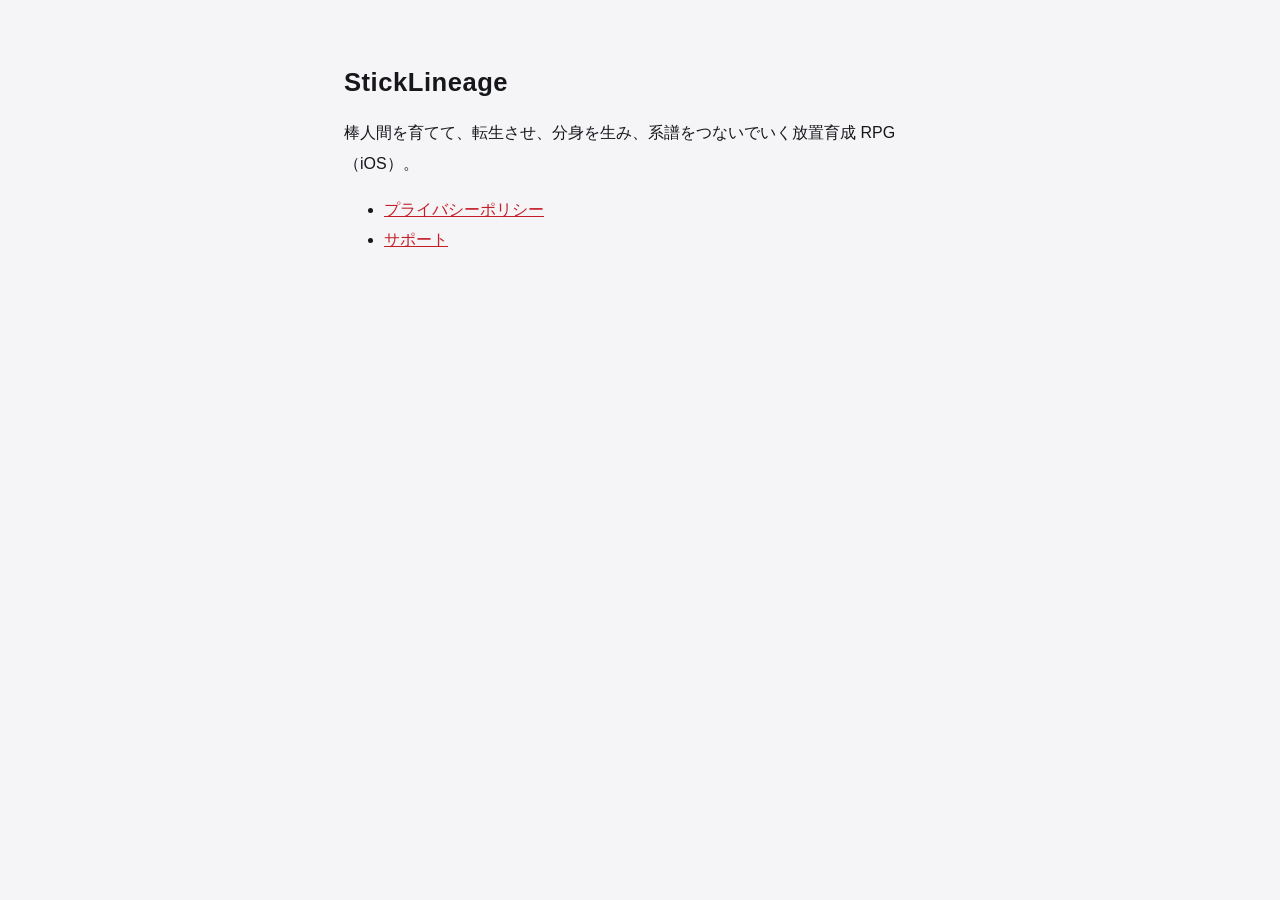
<file: index.html>
<!DOCTYPE html>
<html lang="ja">
<head>
<meta charset="utf-8">
<meta name="viewport" content="width=device-width, initial-scale=1">
<title>StickLineage</title>
<link rel="stylesheet" href="_common.css">
</head>
<body>
<main>
<h1>StickLineage</h1>
<p>棒人間を育てて、転生させ、分身を生み、系譜をつないでいく放置育成 RPG（iOS）。</p>
<ul>
<li><a href="privacy.html">プライバシーポリシー</a></li>
<li><a href="support.html">サポート</a></li>
</ul>
</main>
</body>
</html>
</file>
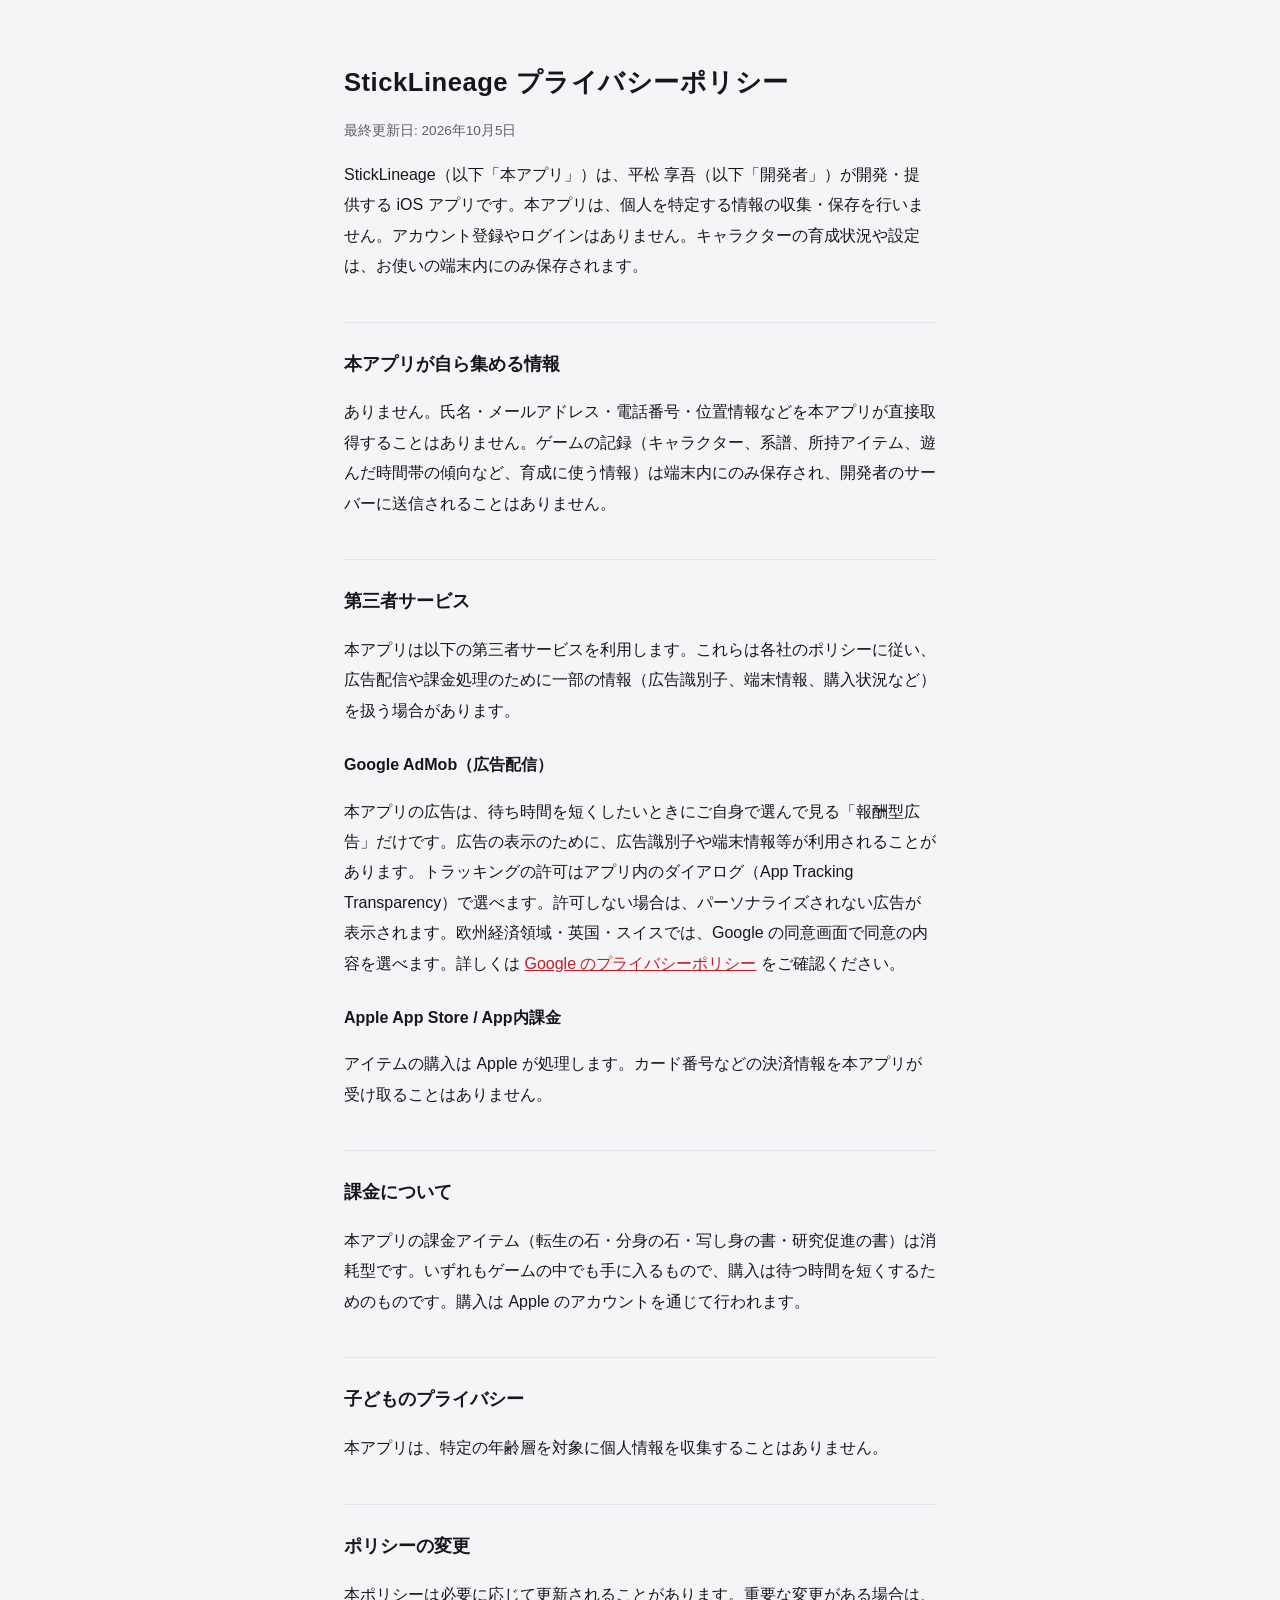
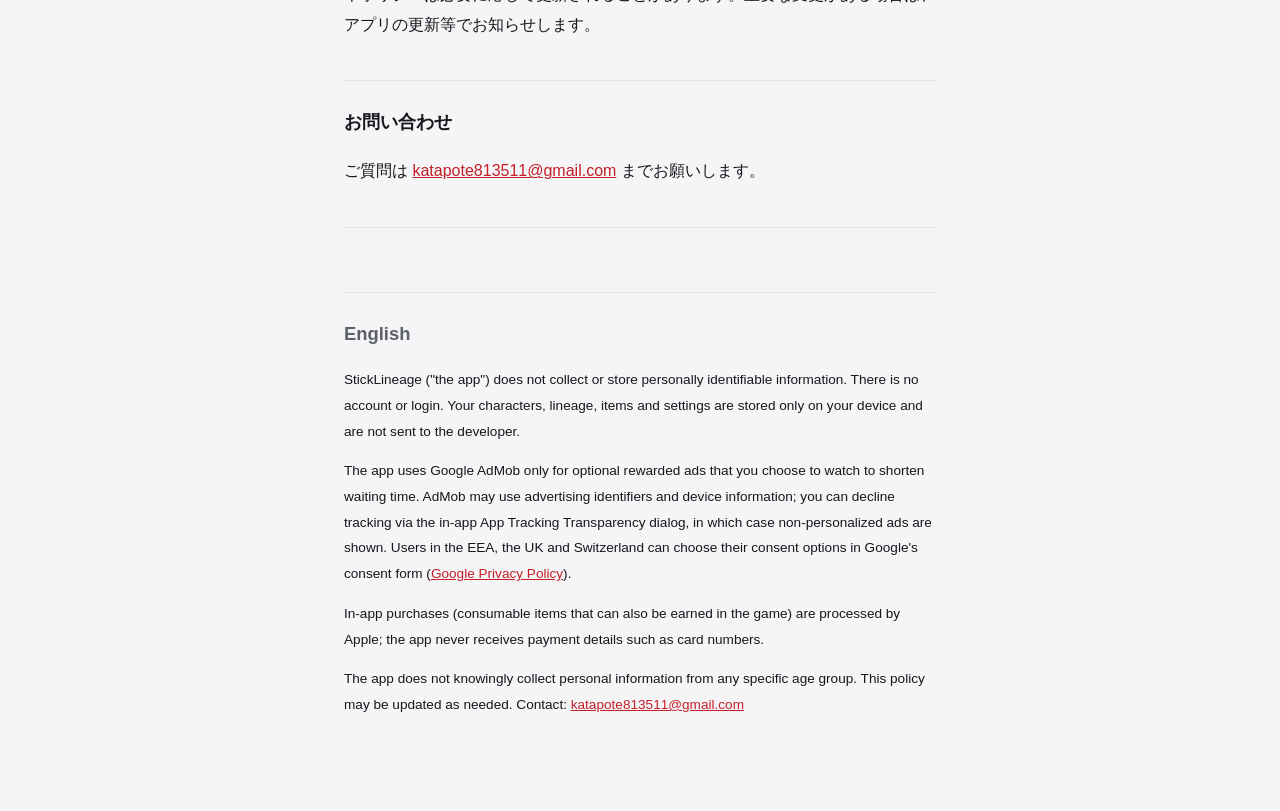
<file: privacy.html>
<!DOCTYPE html>
<html lang="ja">
<head>
<meta charset="utf-8">
<meta name="viewport" content="width=device-width, initial-scale=1">
<title>StickLineage プライバシーポリシー</title>
<link rel="stylesheet" href="_common.css">
</head>
<body>
<main>
<h1>StickLineage プライバシーポリシー</h1>
<p class="meta">最終更新日: 2026年10月5日</p>

<p>StickLineage（以下「本アプリ」）は、平松 享吾（以下「開発者」）が開発・提供する iOS アプリです。本アプリは、個人を特定する情報の収集・保存を行いません。アカウント登録やログインはありません。キャラクターの育成状況や設定は、お使いの端末内にのみ保存されます。</p>

<h2>本アプリが自ら集める情報</h2>
<p>ありません。氏名・メールアドレス・電話番号・位置情報などを本アプリが直接取得することはありません。ゲームの記録（キャラクター、系譜、所持アイテム、遊んだ時間帯の傾向など、育成に使う情報）は端末内にのみ保存され、開発者のサーバーに送信されることはありません。</p>

<h2>第三者サービス</h2>
<p>本アプリは以下の第三者サービスを利用します。これらは各社のポリシーに従い、広告配信や課金処理のために一部の情報（広告識別子、端末情報、購入状況など）を扱う場合があります。</p>

<h3>Google AdMob（広告配信）</h3>
<p>本アプリの広告は、待ち時間を短くしたいときにご自身で選んで見る「報酬型広告」だけです。広告の表示のために、広告識別子や端末情報等が利用されることがあります。トラッキングの許可はアプリ内のダイアログ（App Tracking Transparency）で選べます。許可しない場合は、パーソナライズされない広告が表示されます。欧州経済領域・英国・スイスでは、Google の同意画面で同意の内容を選べます。詳しくは <a href="https://policies.google.com/privacy">Google のプライバシーポリシー</a> をご確認ください。</p>

<h3>Apple App Store / App内課金</h3>
<p>アイテムの購入は Apple が処理します。カード番号などの決済情報を本アプリが受け取ることはありません。</p>

<h2>課金について</h2>
<p>本アプリの課金アイテム（転生の石・分身の石・写し身の書・研究促進の書）は消耗型です。いずれもゲームの中でも手に入るもので、購入は待つ時間を短くするためのものです。購入は Apple のアカウントを通じて行われます。</p>

<h2>子どものプライバシー</h2>
<p>本アプリは、特定の年齢層を対象に個人情報を収集することはありません。</p>

<h2>ポリシーの変更</h2>
<p>本ポリシーは必要に応じて更新されることがあります。重要な変更がある場合は、アプリの更新等でお知らせします。</p>

<h2>お問い合わせ</h2>
<p>ご質問は <a href="mailto:katapote813511@gmail.com">katapote813511@gmail.com</a> までお願いします。</p>

<div class="lang">
<h2>English</h2>
<p>StickLineage ("the app") does not collect or store personally identifiable information. There is no account or login. Your characters, lineage, items and settings are stored only on your device and are not sent to the developer.</p>
<p>The app uses Google AdMob only for optional rewarded ads that you choose to watch to shorten waiting time. AdMob may use advertising identifiers and device information; you can decline tracking via the in-app App Tracking Transparency dialog, in which case non-personalized ads are shown. Users in the EEA, the UK and Switzerland can choose their consent options in Google's consent form (<a href="https://policies.google.com/privacy">Google Privacy Policy</a>).</p>
<p>In-app purchases (consumable items that can also be earned in the game) are processed by Apple; the app never receives payment details such as card numbers.</p>
<p>The app does not knowingly collect personal information from any specific age group. This policy may be updated as needed. Contact: <a href="mailto:katapote813511@gmail.com">katapote813511@gmail.com</a></p>
</div>
</main>
</body>
</html>
</file>
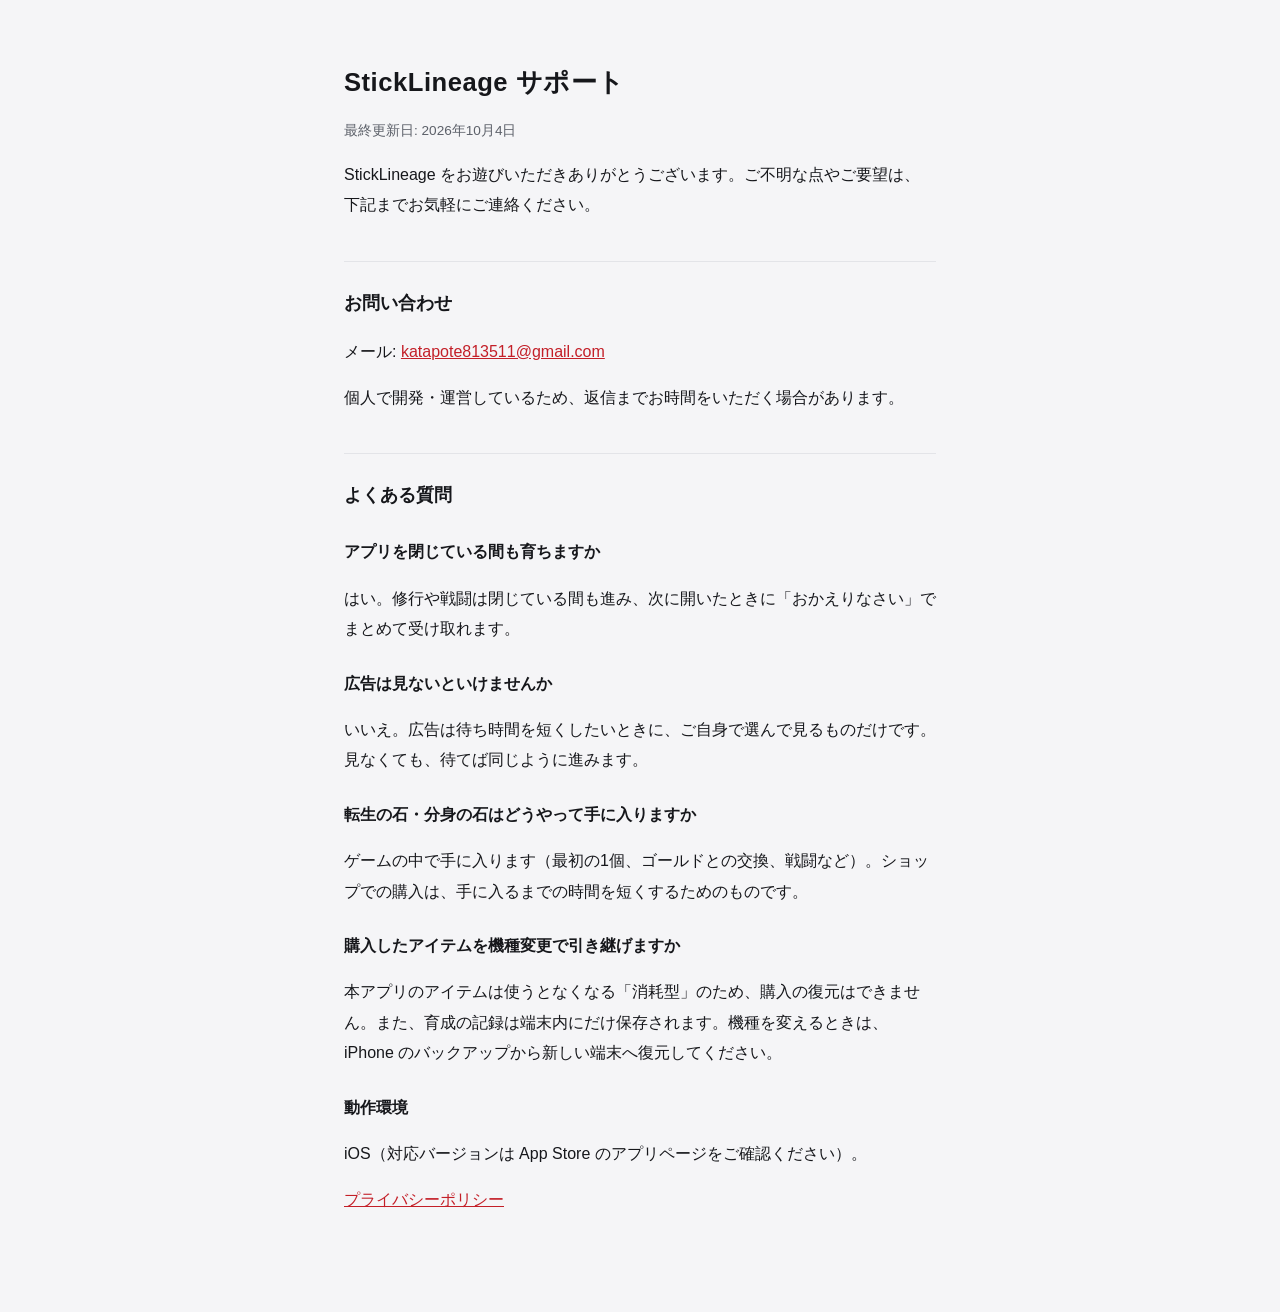
<file: support.html>
<!DOCTYPE html>
<html lang="ja">
<head>
<meta charset="utf-8">
<meta name="viewport" content="width=device-width, initial-scale=1">
<title>StickLineage サポート</title>
<link rel="stylesheet" href="_common.css">
</head>
<body>
<main>
<h1>StickLineage サポート</h1>
<p class="meta">最終更新日: 2026年10月4日</p>

<p>StickLineage をお遊びいただきありがとうございます。ご不明な点やご要望は、下記までお気軽にご連絡ください。</p>

<h2>お問い合わせ</h2>
<p>メール: <a href="mailto:katapote813511@gmail.com">katapote813511@gmail.com</a></p>
<p>個人で開発・運営しているため、返信までお時間をいただく場合があります。</p>

<h2>よくある質問</h2>
<h3>アプリを閉じている間も育ちますか</h3>
<p>はい。修行や戦闘は閉じている間も進み、次に開いたときに「おかえりなさい」でまとめて受け取れます。</p>
<h3>広告は見ないといけませんか</h3>
<p>いいえ。広告は待ち時間を短くしたいときに、ご自身で選んで見るものだけです。見なくても、待てば同じように進みます。</p>
<h3>転生の石・分身の石はどうやって手に入りますか</h3>
<p>ゲームの中で手に入ります（最初の1個、ゴールドとの交換、戦闘など）。ショップでの購入は、手に入るまでの時間を短くするためのものです。</p>
<h3>購入したアイテムを機種変更で引き継げますか</h3>
<p>本アプリのアイテムは使うとなくなる「消耗型」のため、購入の復元はできません。また、育成の記録は端末内にだけ保存されます。機種を変えるときは、iPhone のバックアップから新しい端末へ復元してください。</p>
<h3>動作環境</h3>
<p>iOS（対応バージョンは App Store のアプリページをご確認ください）。</p>

<p><a href="privacy.html">プライバシーポリシー</a></p>
</main>
</body>
</html>
</file>
<file: _common.css>
:root {
  --paper: #F5F5F7; --ink: #16171B; --ink2: #5C6069; --rose: #C31F28; --line: #E3E4E8;
}
@media (prefers-color-scheme: dark) {
  :root { --paper: #0B0C10; --ink: #EEF0F4; --ink2: #9AA0AB; --rose: #FF6A72; --line: #262A33; }
}
* { box-sizing: border-box; }
body {
  margin: 0; background: var(--paper); color: var(--ink);
  font-family: "Hiragino Sans", -apple-system, BlinkMacSystemFont, sans-serif;
  line-height: 1.9; font-size: 16px;
}
main { max-width: 40rem; margin: 0 auto; padding: 3rem 1.5rem 5rem; }
h1 { font-size: 1.6rem; line-height: 1.4; letter-spacing: .02em; }
h2 { font-size: 1.15rem; margin-top: 2.5rem; padding-top: 1.5rem; border-top: 1px solid var(--line); }
h3 { font-size: 1rem; margin-top: 1.5rem; }
p, li { color: var(--ink); }
.meta { color: var(--ink2); font-size: .85rem; }
a { color: var(--rose); }
.lang { color: var(--ink2); font-size: .85rem; margin-top: 2.5rem; padding-top: 1.5rem; border-top: 1px solid var(--line); }
</file>
